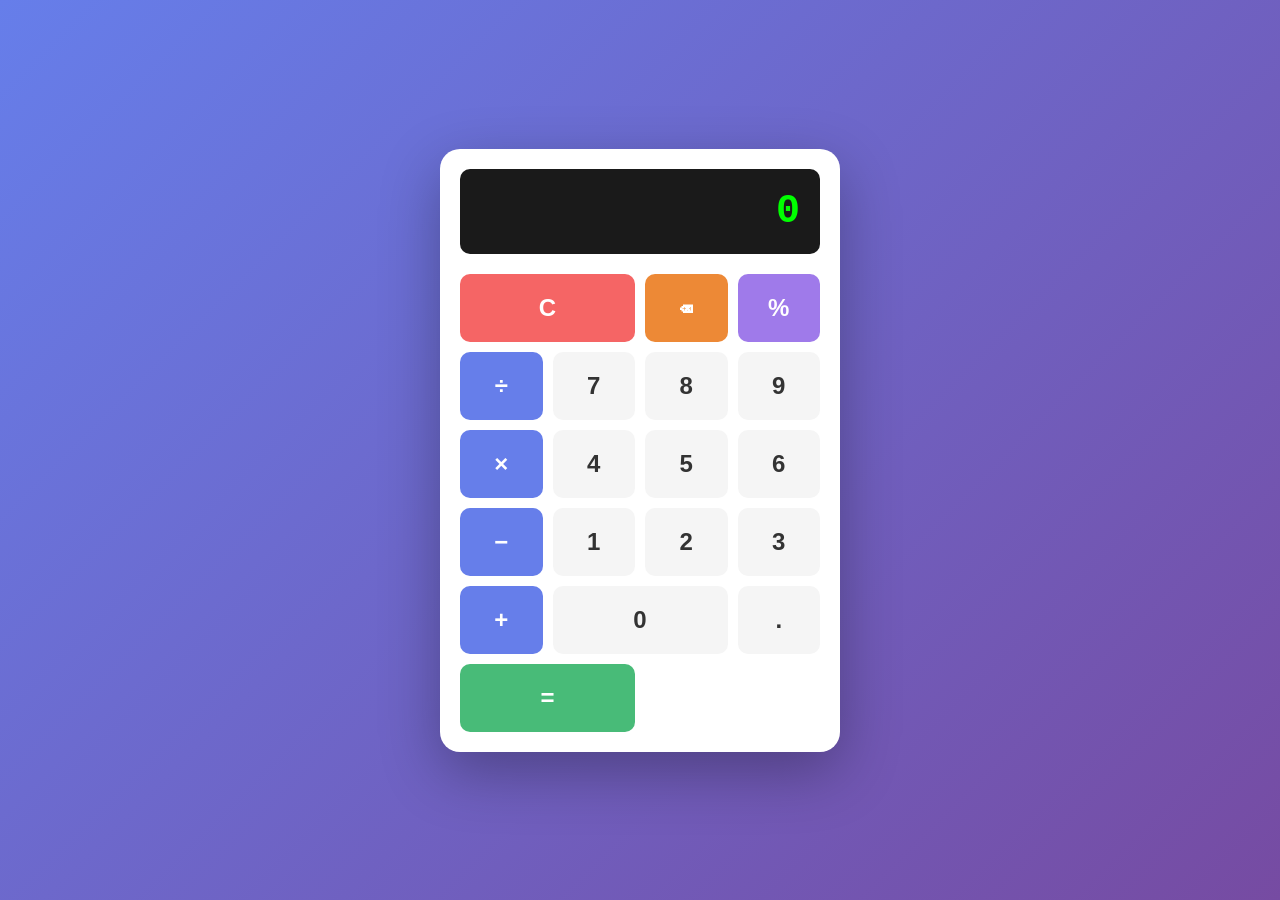
<file: calculator.html>
<!DOCTYPE html>
<html lang="ko">
<head>
    <meta charset="UTF-8">
    <meta name="viewport" content="width=device-width, initial-scale=1.0">
    <title>계산기</title>
    <style>
        * {
            margin: 0;
            padding: 0;
            box-sizing: border-box;
        }

        body {
            font-family: -apple-system, BlinkMacSystemFont, 'Segoe UI', Roboto, Oxygen, Ubuntu, Cantarell, sans-serif;
            display: flex;
            justify-content: center;
            align-items: center;
            min-height: 100vh;
            background: linear-gradient(135deg, #667eea 0%, #764ba2 100%);
        }

        .calculator {
            background: white;
            border-radius: 20px;
            padding: 20px;
            box-shadow: 0 20px 60px rgba(0, 0, 0, 0.3);
            width: 100%;
            max-width: 400px;
        }

        .display {
            background: #1a1a1a;
            color: #00ff00;
            font-size: 2.5rem;
            padding: 20px;
            border-radius: 10px;
            text-align: right;
            margin-bottom: 20px;
            word-wrap: break-word;
            word-break: break-all;
            min-height: 60px;
            display: flex;
            align-items: flex-end;
            justify-content: flex-end;
            font-weight: bold;
            font-family: 'Courier New', monospace;
        }

        .buttons {
            display: grid;
            grid-template-columns: repeat(4, 1fr);
            gap: 10px;
        }

        button {
            padding: 20px;
            font-size: 1.5rem;
            border: none;
            border-radius: 10px;
            cursor: pointer;
            font-weight: 600;
            transition: all 0.2s ease;
        }

        button:hover {
            transform: translateY(-2px);
            box-shadow: 0 5px 15px rgba(0, 0, 0, 0.2);
        }

        button:active {
            transform: translateY(0);
        }

        .number, .decimal {
            background: #f5f5f5;
            color: #333;
        }

        .number:hover {
            background: #e0e0e0;
        }

        .operator {
            background: #667eea;
            color: white;
        }

        .operator:hover {
            background: #5568d3;
        }

        .equals {
            background: #48bb78;
            color: white;
            grid-column: span 2;
        }

        .equals:hover {
            background: #38a169;
        }

        .clear {
            background: #f56565;
            color: white;
            grid-column: span 2;
        }

        .clear:hover {
            background: #e53e3e;
        }

        .backspace {
            background: #ed8936;
            color: white;
        }

        .backspace:hover {
            background: #dd6b20;
        }

        .percentage {
            background: #9f7aea;
            color: white;
        }

        .percentage:hover {
            background: #805ad5;
        }
    </style>
</head>
<body>
    <div class="calculator">
        <div class="display" id="display">0</div>
        <div class="buttons">
            <button class="clear" onclick="clearDisplay()">C</button>
            <button class="backspace" onclick="backspace()">⌫</button>
            <button class="percentage" onclick="appendOperator('%')">%</button>
            <button class="operator" onclick="appendOperator('÷')">÷</button>

            <button class="number" onclick="appendNumber('7')">7</button>
            <button class="number" onclick="appendNumber('8')">8</button>
            <button class="number" onclick="appendNumber('9')">9</button>
            <button class="operator" onclick="appendOperator('×')">×</button>

            <button class="number" onclick="appendNumber('4')">4</button>
            <button class="number" onclick="appendNumber('5')">5</button>
            <button class="number" onclick="appendNumber('6')">6</button>
            <button class="operator" onclick="appendOperator('-')">−</button>

            <button class="number" onclick="appendNumber('1')">1</button>
            <button class="number" onclick="appendNumber('2')">2</button>
            <button class="number" onclick="appendNumber('3')">3</button>
            <button class="operator" onclick="appendOperator('+')">+</button>

            <button class="number" onclick="appendNumber('0')" style="grid-column: span 2;">0</button>
            <button class="decimal" onclick="appendNumber('.')">.</button>
            <button class="equals" onclick="calculate()">=</button>
        </div>
    </div>

    <script>
        let display = document.getElementById('display');
        let currentValue = '0';
        let previousValue = '';
        let operator = null;
        let shouldResetDisplay = false;

        function updateDisplay() {
            display.textContent = currentValue;
        }

        // 키보드 입력 처리
        document.addEventListener('keydown', (e) => {
            // 숫자 입력 (0-9)
            if (e.key >= '0' && e.key <= '9') {
                appendNumber(e.key);
            }
            // 소수점
            else if (e.key === '.') {
                appendNumber('.');
            }
            // 연산자
            else if (e.key === '+') {
                appendOperator('+');
            }
            else if (e.key === '-') {
                appendOperator('−');
            }
            else if (e.key === '*') {
                appendOperator('×');
            }
            else if (e.key === '/') {
                e.preventDefault(); // 브라우저 기본 동작 방지
                appendOperator('÷');
            }
            else if (e.key === '%') {
                appendOperator('%');
            }
            // 계산
            else if (e.key === 'Enter' || e.key === '=') {
                e.preventDefault();
                calculate();
            }
            // 초기화
            else if (e.key === 'Escape') {
                clearDisplay();
            }
            // 백스페이스
            else if (e.key === 'Backspace') {
                e.preventDefault();
                backspace();
            }
        });

        function appendNumber(num) {
            if (shouldResetDisplay) {
                currentValue = num;
                shouldResetDisplay = false;
            } else {
                if (currentValue === '0' && num !== '.') {
                    currentValue = num;
                } else if (num === '.' && currentValue.includes('.')) {
                    return;
                } else {
                    currentValue += num;
                }
            }
            updateDisplay();
        }

        function appendOperator(op) {
            if (operator !== null && !shouldResetDisplay) {
                calculate();
            }
            previousValue = currentValue;
            operator = op;
            shouldResetDisplay = true;
        }

        function calculate() {
            if (operator === null || shouldResetDisplay) {
                return;
            }

            let result;
            const prev = parseFloat(previousValue);
            const current = parseFloat(currentValue);

            // 0으로 나누기 체크
            if (operator === '÷' && current === 0) {
                currentValue = '오류: 0으로 나눌 수 없습니다';
                operator = null;
                shouldResetDisplay = true;
                updateDisplay();
                return;
            }

            switch (operator) {
                case '+':
                    result = prev + current;
                    break;
                case '-':
                    result = prev - current;
                    break;
                case '×':
                    result = prev * current;
                    break;
                case '÷':
                    result = prev / current;
                    break;
                case '%':
                    result = prev % current;
                    break;
                default:
                    return;
            }

            // 소수점 오차 처리: 소수 10자리까지만 표시
            currentValue = parseFloat(result.toFixed(10)).toString();
            operator = null;
            shouldResetDisplay = true;
            updateDisplay();
        }

        function clearDisplay() {
            currentValue = '0';
            previousValue = '';
            operator = null;
            shouldResetDisplay = false;
            updateDisplay();
        }

        function backspace() {
            if (shouldResetDisplay) return;
            currentValue = currentValue.slice(0, -1) || '0';
            updateDisplay();
        }

        updateDisplay();
    </script>
</body>
</html>
</file>
